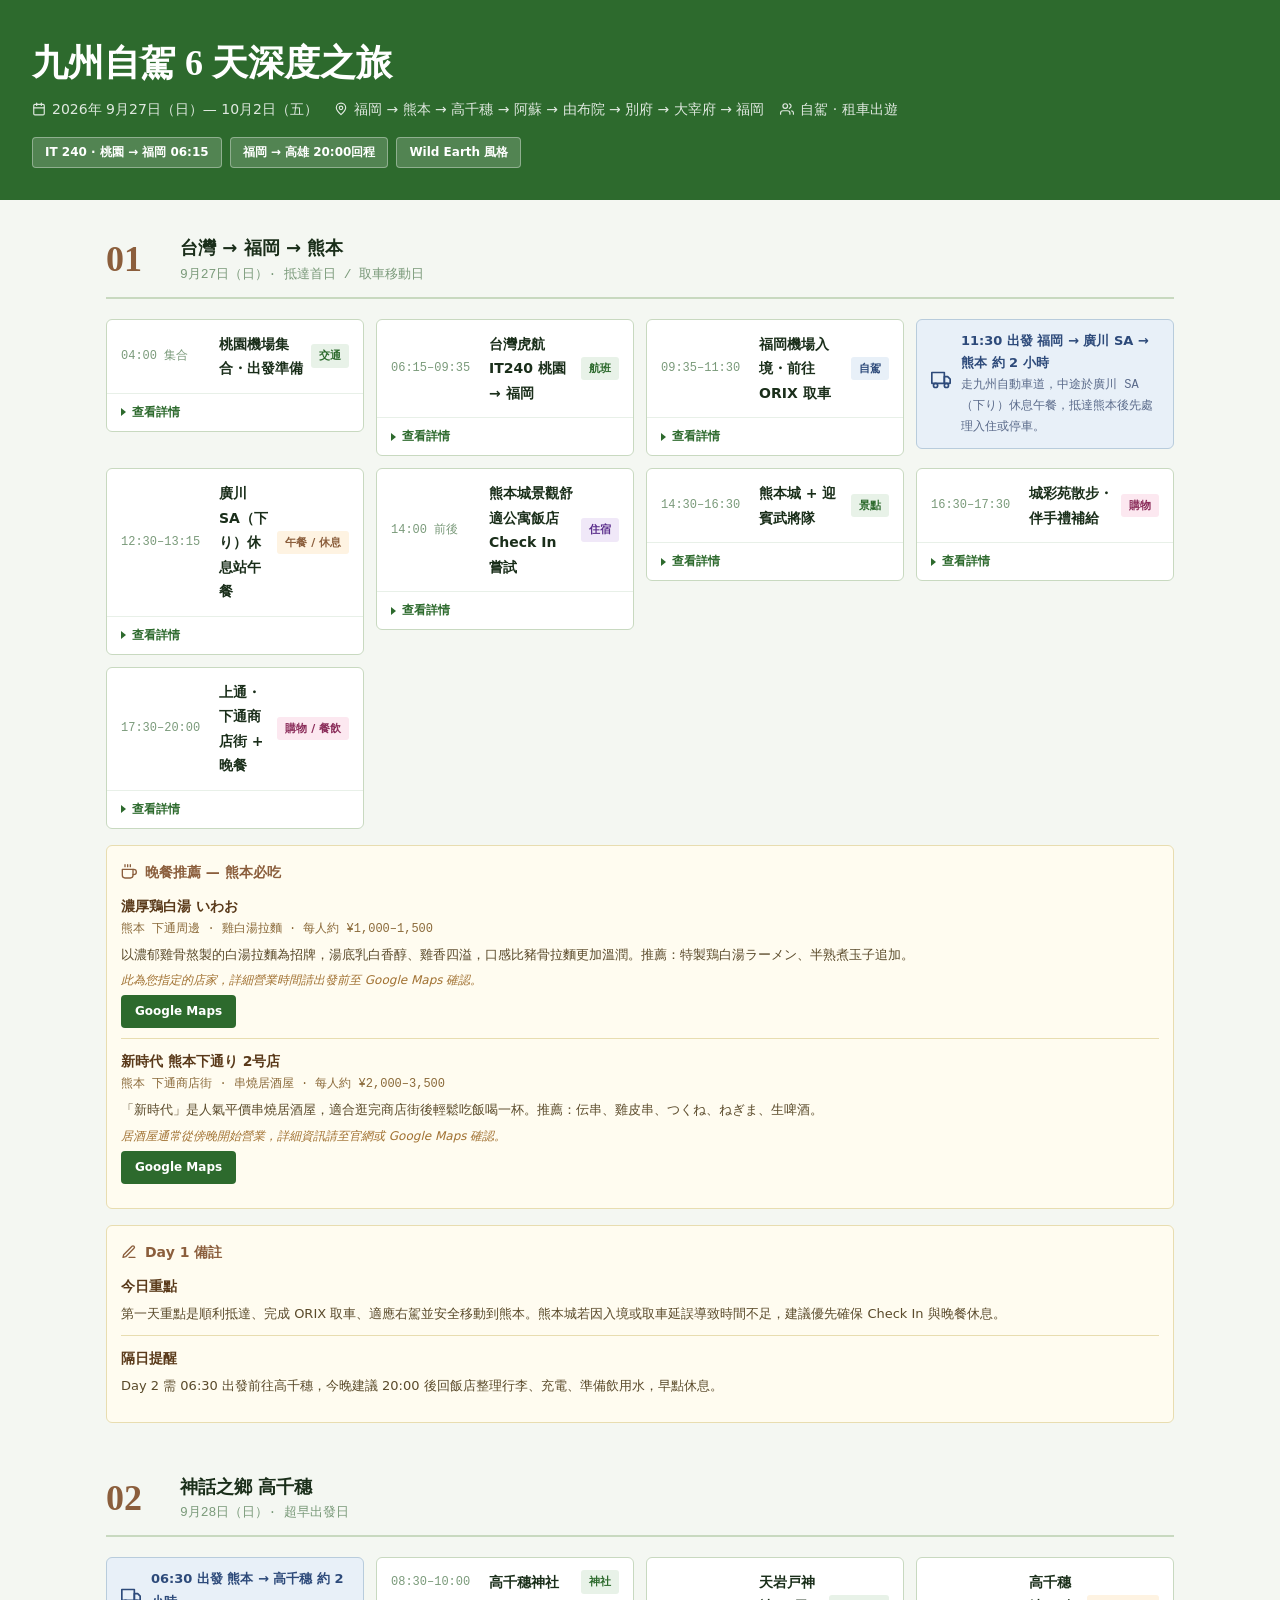
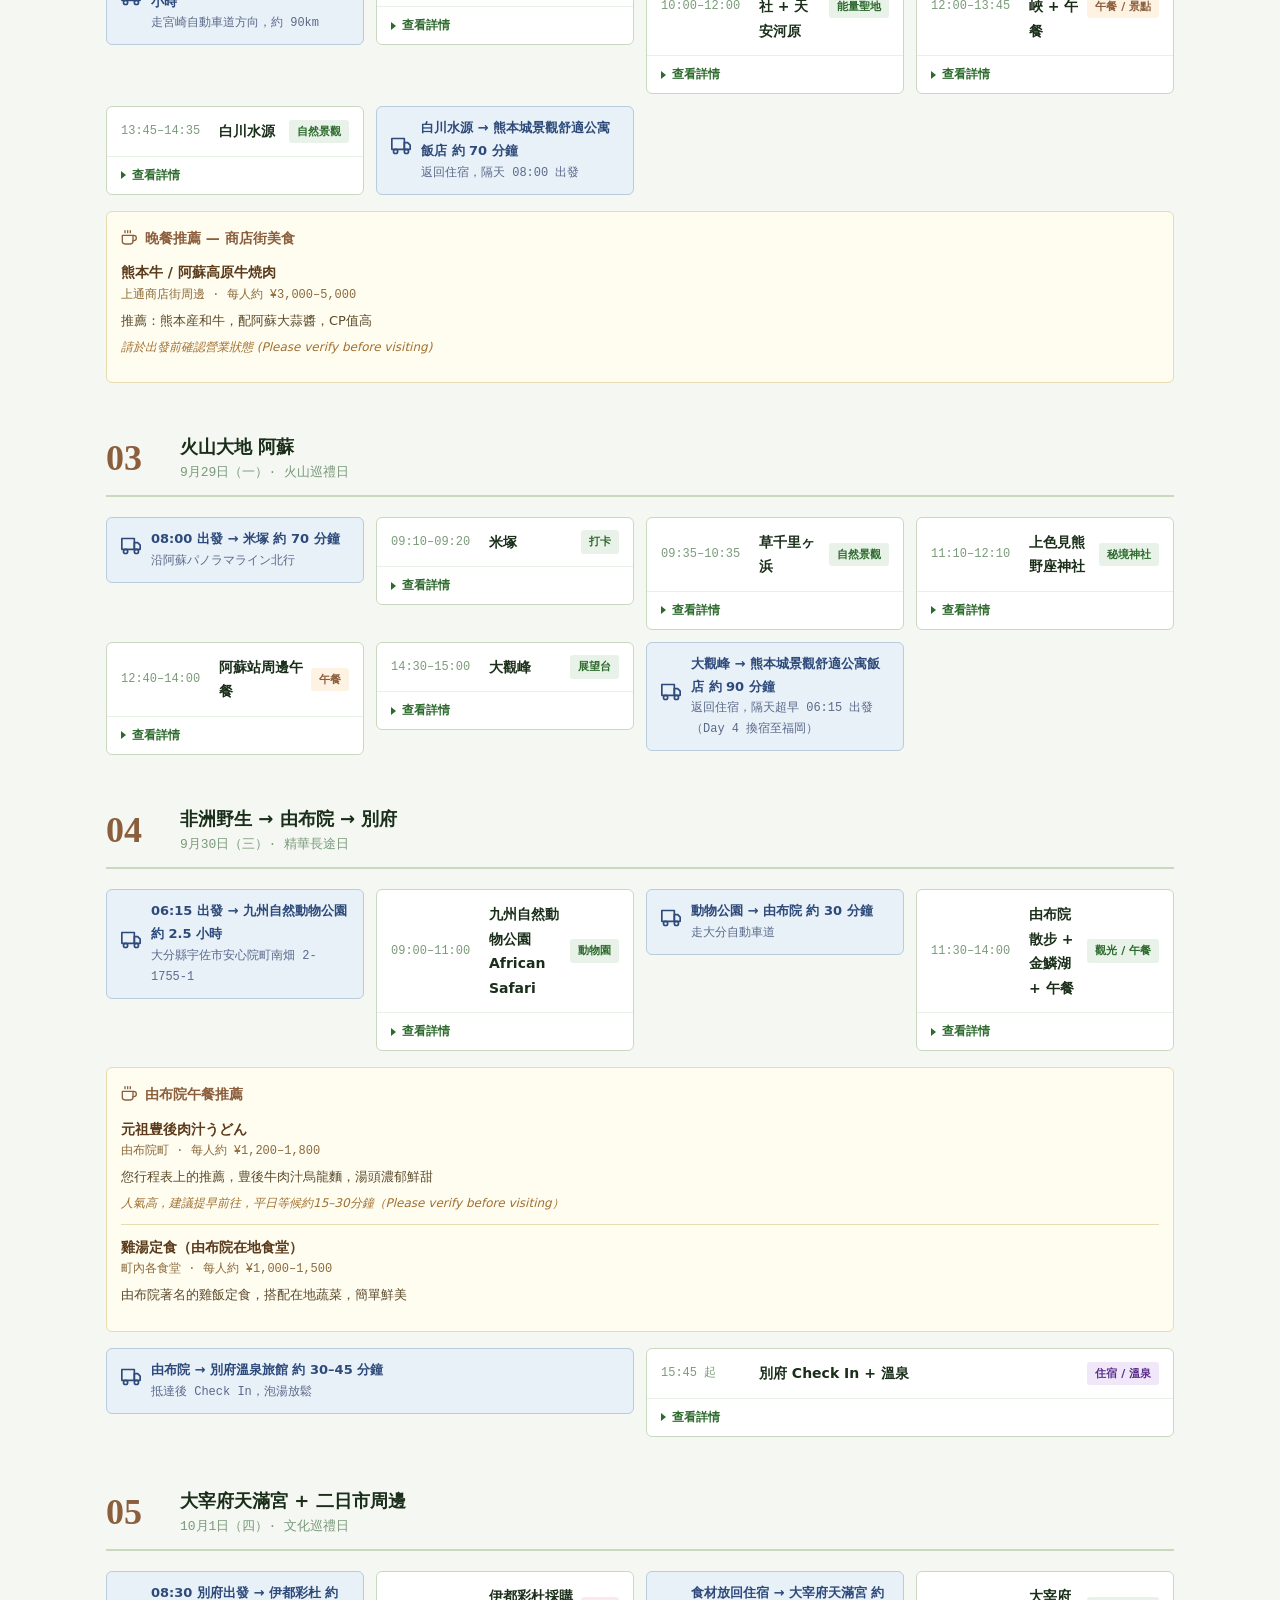
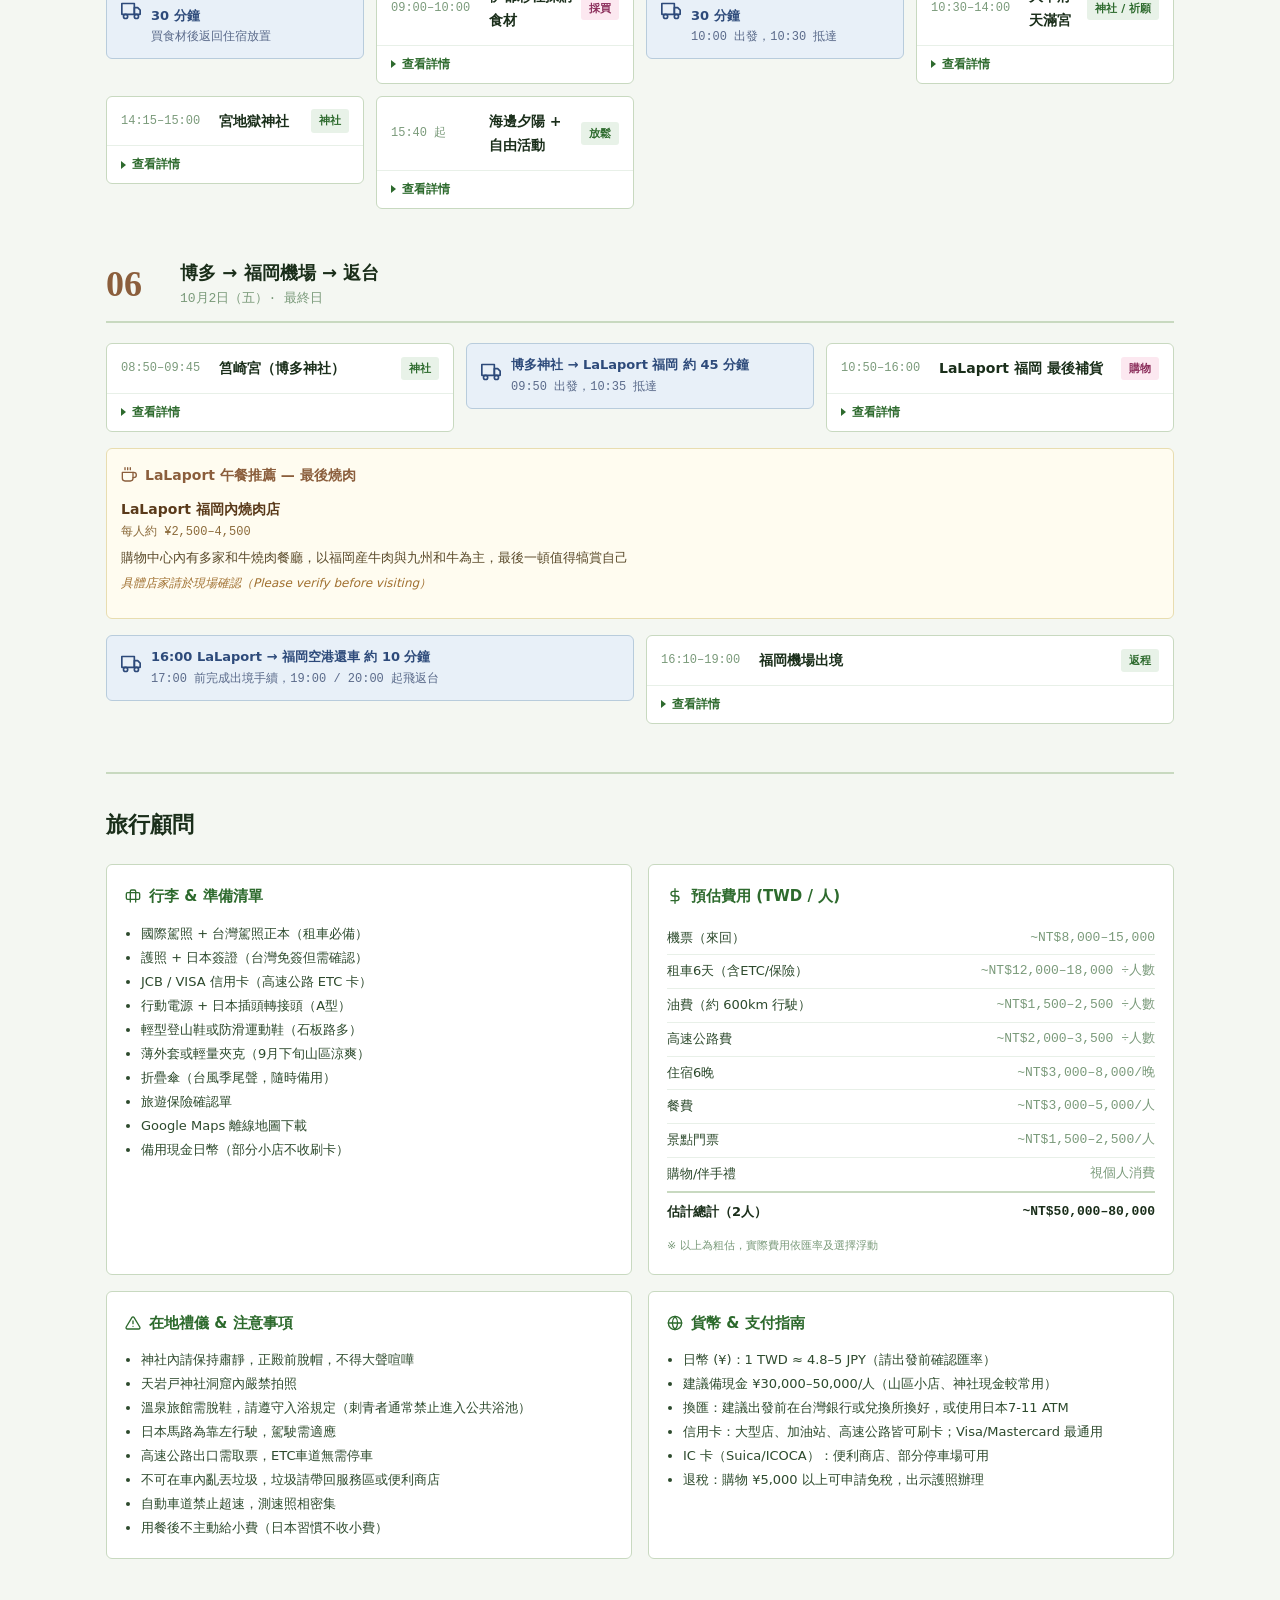
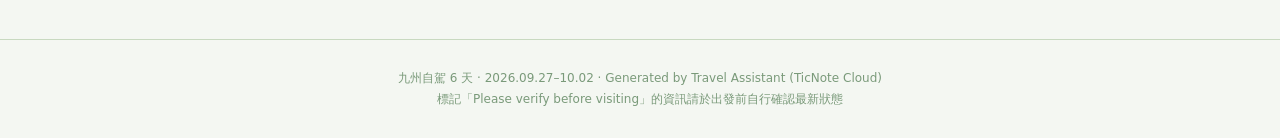
<file: Index.html>
<!DOCTYPE html>
<html lang="zh-TW">
<head>
    <meta charset="UTF-8">
    <meta name="viewport" content="width=device-width, initial-scale=1">
    <title>九州自駕 6 天 — 熊本・高千穗・阿蘇・由布院・別府・福岡</title>
    <style>
        /* ── TicNote Topbar ── */
        :root {
            --ticnote-brand: #26B2BF;
            --ticnote-badge: #79F2F2;
            --ticnote-line: #e5e7eb;
            --ticnote-muted: #64748b;
            --ticnote-text: #0f172a;
        }

        .meta-bar {
            display: flex;
            align-items: center;
            justify-content: space-between;
            gap: 16px;
            padding: 16px 32px;
            border-bottom: 1px solid var(--ticnote-line);
            background: #ffffff !important;
            color: var(--ticnote-text) !important;
            box-sizing: border-box;
        }

        .meta-brand, .meta-right {
            display: flex;
            align-items: center;
            gap: 12px;
            min-width: 0;
        }

        .meta-logo {
            height: 28px;
            width: 28px;
            display: block;
            object-fit: contain;
            flex: 0 0 auto;
        }

        .meta-divider {
            width: 1px;
            height: 18px;
            background: var(--ticnote-line);
            flex: 0 0 auto;
        }

        .meta-tagline {
            font-size: 11px;
            font-weight: 650;
            line-height: 1.2;
            color: var(--ticnote-muted);
            letter-spacing: 0.02em;
            white-space: nowrap;
            overflow: hidden;
            text-overflow: ellipsis;
        }

        .meta-tag {
            display: inline-flex;
            align-items: center;
            min-height: 22px;
            padding: 3px 9px;
            border-radius: 999px;
            background: rgba(121,242,242,0.28);
            color: #057985;
            border: 1px solid rgba(38,178,191,0.28);
            font-size: 10px;
            font-weight: 800;
            line-height: 1;
            text-transform: uppercase;
            letter-spacing: 0.06em;
            white-space: nowrap;
        }

        .meta-date {
            color: var(--ticnote-muted);
            font-size: 12px;
            font-weight: 500;
            white-space: nowrap;
        }

        @media (max-width: 600px) {
            .meta-bar {
                align-items: flex-start;
                flex-direction: column;
                padding: 14px 16px;
            }

            .meta-right {
                width: 100%;
                justify-content: space-between;
            }

            .meta-tagline {
                display: none;
            }

            .meta-date {
                display: none;
            }
        }

        /* ── Wild Earth Style ── */
        *, *::before, *::after {
            box-sizing: border-box;
            margin: 0;
            padding: 0;
        }

        body {
            background: #f4f7f2;
            color: #2d4a2d;
            font-family: system-ui, 'Segoe UI', sans-serif;
            font-size: 15px;
            line-height: 1.75;
        }

        a {
            color: #2d6a2d;
        }

            a:hover {
                color: #8b5e3c;
            }

        /* ── Page Header ── */
        .page-header {
            background: #2d6a2d;
            color: #fff;
            padding: 40px 32px 32px;
        }

            .page-header h1 {
                font-family: Georgia, serif;
                font-size: clamp(22px, 4vw, 36px);
                font-weight: 700;
                line-height: 1.3;
                margin-bottom: 10px;
            }

            .page-header .subtitle {
                font-size: 14px;
                opacity: 0.85;
                display: flex;
                flex-wrap: wrap;
                gap: 16px;
            }

                .page-header .subtitle span {
                    display: flex;
                    align-items: center;
                    gap: 6px;
                }

        .header-meta {
            display: flex;
            flex-wrap: wrap;
            gap: 8px;
            margin-top: 16px;
        }

        .header-badge {
            background: rgba(255,255,255,0.18);
            border: 1px solid rgba(255,255,255,0.35);
            border-radius: 4px;
            padding: 4px 12px;
            font-size: 12px;
            font-weight: 600;
        }

        /* ── Main Layout ── */
        main {
            max-width: 1100px;
            margin: 0 auto;
            padding: 32px 16px;
        }

        /* ── Day Section ── */
        .day-section {
            margin-bottom: 48px;
        }

        .day-title {
            display: flex;
            align-items: center;
            gap: 14px;
            margin-bottom: 20px;
            border-bottom: 2px solid #c8d9c0;
            padding-bottom: 10px;
        }

        .day-num {
            font-family: Georgia, serif;
            font-size: 36px;
            font-weight: 700;
            color: #8b5e3c;
            line-height: 1;
            min-width: 60px;
        }

        .day-info {
            flex: 1;
        }

            .day-info h2 {
                font-size: 18px;
                font-weight: 700;
                color: #1a2e1a;
            }

            .day-info .day-date {
                font-size: 13px;
                color: #7a9a7a;
                font-family: 'Courier New', Consolas, monospace;
            }

        /* ── Activities Grid ── */
        .activities-grid {
            display: grid;
            grid-template-columns: 1fr;
            gap: 12px;
            align-items: start;
        }

        @media (min-width: 640px) {
            .activities-grid {
                grid-template-columns: repeat(auto-fit, minmax(240px, 1fr));
            }
        }

        /* ── Activity Card ── */
        .activity-card {
            background: #ffffff;
            border: 1px solid #c8d9c0;
            border-radius: 6px;
            overflow: hidden;
        }

        .card-summary {
            display: flex;
            align-items: center;
            gap: 8px;
            padding: 12px 14px;
            flex-wrap: wrap;
        }

        .time {
            font-family: 'Courier New', Consolas, monospace;
            font-size: 12px;
            color: #7a9a7a;
            white-space: nowrap;
            min-width: 90px;
        }

        .name {
            font-weight: 700;
            font-size: 14px;
            color: #1a2e1a;
            flex: 1;
        }

        .tag {
            background: #e8f2e8;
            color: #2d6a2d;
            border-radius: 3px;
            padding: 2px 8px;
            font-size: 11px;
            font-weight: 600;
            white-space: nowrap;
        }

            .tag.food {
                background: #fef3e2;
                color: #8b5e3c;
            }

            .tag.drive {
                background: #e8f0f8;
                color: #2d4a7a;
            }

            .tag.hotel {
                background: #f0e8f8;
                color: #5a2d8b;
            }

            .tag.shop {
                background: #fce8f0;
                color: #8b2d5a;
            }

        details.card-details {
            border-top: 1px solid #e8f0e8;
        }

            details.card-details summary {
                padding: 8px 14px;
                font-size: 12px;
                color: #2d6a2d;
                cursor: pointer;
                font-weight: 600;
                list-style: none;
                display: flex;
                align-items: center;
                gap: 6px;
            }

                details.card-details summary::-webkit-details-marker {
                    display: none;
                }

                details.card-details summary::before {
                    content: '';
                    display: inline-block;
                    width: 0;
                    height: 0;
                    border-left: 5px solid #2d6a2d;
                    border-top: 4px solid transparent;
                    border-bottom: 4px solid transparent;
                    transition: transform 0.2s;
                }

            details.card-details[open] summary::before {
                transform: rotate(90deg);
            }

        .details-body {
            padding: 10px 14px 14px;
            display: flex;
            flex-direction: column;
            gap: 6px;
        }

            .details-body p {
                font-size: 13px;
                line-height: 1.65;
                color: #2d4a2d;
            }

            .details-body .label {
                font-weight: 700;
                color: #1a2e1a;
            }

            .details-body .hours, .details-body .price {
                font-family: 'Courier New', Consolas, monospace;
                font-size: 12px;
                color: #7a9a7a;
            }

            .details-body .tip {
                background: #f0f7ee;
                border-left: 3px solid #2d6a2d;
                padding: 6px 10px;
                border-radius: 0 4px 4px 0;
                font-size: 12px;
                color: #2d4a2d;
            }

            .details-body .warning {
                background: #fef8e8;
                border-left: 3px solid #d4a017;
                padding: 6px 10px;
                border-radius: 0 4px 4px 0;
                font-size: 12px;
                color: #6b4c00;
            }

        .booking-btn {
            display: inline-block;
            background: #2d6a2d;
            color: #fff;
            border-radius: 4px;
            padding: 6px 14px;
            font-size: 12px;
            font-weight: 700;
            text-decoration: none;
            margin-top: 4px;
            width: fit-content;
        }

            .booking-btn:hover {
                background: #1a4a1a;
                color: #fff;
            }

        /* ── Drive Card ── */
        .drive-card {
            background: #e8f0f8;
            border: 1px solid #b8ccdc;
            border-radius: 6px;
            padding: 10px 14px;
            display: flex;
            align-items: center;
            gap: 10px;
        }

            .drive-card .drive-icon {
                flex-shrink: 0;
            }

            .drive-card p {
                font-size: 13px;
                color: #2d4a7a;
            }

            .drive-card .drive-time {
                font-family: 'Courier New', Consolas, monospace;
                font-size: 12px;
                color: #5a6a8a;
            }

        /* ── Restaurant Block ── */
        .meal-block {
            background: #fffcf0;
            border: 1px solid #e8ddb0;
            border-radius: 6px;
            padding: 14px;
            margin-top: 16px;
        }

            .meal-block h3 {
                font-size: 14px;
                font-weight: 700;
                color: #8b5e3c;
                margin-bottom: 10px;
                display: flex;
                align-items: center;
                gap: 8px;
            }

        .restaurant-item {
            border-top: 1px solid #e8ddb0;
            padding: 10px 0;
        }

            .restaurant-item:first-of-type {
                border-top: none;
                padding-top: 0;
            }

            .restaurant-item .r-name {
                font-weight: 700;
                font-size: 14px;
                color: #5a3a1a;
            }

            .restaurant-item .r-meta {
                font-size: 12px;
                color: #8b6a3a;
                font-family: 'Courier New', Consolas, monospace;
            }

            .restaurant-item .r-tips {
                font-size: 13px;
                color: #5a4a2a;
                margin-top: 4px;
            }

            .restaurant-item .r-note {
                font-size: 12px;
                color: #a07030;
                font-style: italic;
                margin-top: 4px;
            }

        /* ── Section Divider ── */
        .section-divider {
            border: none;
            border-top: 2px solid #c8d9c0;
            margin: 40px 0 32px;
        }

        /* ── Concierge ── */
        .concierge {
            margin-top: 48px;
            border-top: 2px solid #c8d9c0;
            padding-top: 32px;
        }

            .concierge h2 {
                font-family: Georgia, serif;
                font-size: 22px;
                color: #1a2e1a;
                margin-bottom: 20px;
            }

        .concierge-grid {
            display: grid;
            grid-template-columns: 1fr;
            gap: 16px;
        }

        @media (min-width: 640px) {
            .concierge-grid {
                grid-template-columns: 1fr 1fr;
            }
        }

        .concierge-card {
            background: #ffffff;
            border: 1px solid #c8d9c0;
            border-radius: 6px;
            padding: 18px;
        }

            .concierge-card h3 {
                font-size: 15px;
                font-weight: 700;
                color: #2d6a2d;
                margin-bottom: 12px;
                display: flex;
                align-items: center;
                gap: 8px;
            }

            .concierge-card ul {
                padding-left: 16px;
                font-size: 13px;
                color: #2d4a2d;
                line-height: 1.85;
            }

            .concierge-card table {
                width: 100%;
                font-size: 13px;
                border-collapse: collapse;
            }

                .concierge-card table td {
                    padding: 5px 0;
                    vertical-align: top;
                }

                    .concierge-card table td:first-child {
                        color: #2d4a2d;
                        width: 55%;
                    }

                    .concierge-card table td:last-child {
                        font-family: 'Courier New', Consolas, monospace;
                        color: #7a9a7a;
                        text-align: right;
                    }

                .concierge-card table tr {
                    border-bottom: 1px solid #e8f0e8;
                }

                    .concierge-card table tr:last-child {
                        border-bottom: none;
                    }

        .total-row td {
            font-weight: 700 !important;
            color: #1a2e1a !important;
            padding-top: 8px !important;
            border-top: 2px solid #c8d9c0 !important;
        }

        /* ── Footer ── */
        footer {
            text-align: center;
            padding: 28px 16px;
            font-size: 12px;
            color: #7a9a7a;
            border-top: 1px solid #c8d9c0;
            margin-top: 48px;
        }
    </style>
</head>
<body>

    <!-- Page Header -->
    <div class="page-header">
        <h1>九州自駕 6 天深度之旅</h1>
        <div class="subtitle">
            <span>
                <svg width="14" height="14" viewBox="0 0 24 24" fill="none" stroke="currentColor" stroke-width="2" stroke-linecap="round" stroke-linejoin="round"><rect x="3" y="4" width="18" height="18" rx="2" /><line x1="16" y1="2" x2="16" y2="6" /><line x1="8" y1="2" x2="8" y2="6" /><line x1="3" y1="10" x2="21" y2="10" /></svg>
                2026年 9月27日（日）— 10月2日（五）
            </span>
            <span>
                <svg width="14" height="14" viewBox="0 0 24 24" fill="none" stroke="currentColor" stroke-width="2" stroke-linecap="round" stroke-linejoin="round"><circle cx="12" cy="10" r="3" /><path d="M12 21.7C17.3 17 20 13 20 10a8 8 0 1 0-16 0c0 3 2.7 7 8 11.7z" /></svg>
                福岡 → 熊本 → 高千穗 → 阿蘇 → 由布院 → 別府 → 大宰府 → 福岡
            </span>
            <span>
                <svg width="14" height="14" viewBox="0 0 24 24" fill="none" stroke="currentColor" stroke-width="2" stroke-linecap="round" stroke-linejoin="round"><path d="M17 21v-2a4 4 0 0 0-4-4H5a4 4 0 0 0-4 4v2" /><circle cx="9" cy="7" r="4" /><path d="M23 21v-2a4 4 0 0 0-3-3.87" /><path d="M16 3.13a4 4 0 0 1 0 7.75" /></svg>
                自駕 · 租車出遊
            </span>
        </div>
        <div class="header-meta">
            <span class="header-badge">IT 240 · 桃園 → 福岡 06:15</span>
            <span class="header-badge">福岡 → 高雄 20:00回程</span>
            <span class="header-badge">Wild Earth 風格</span>
        </div>
    </div>

    <main>

        <!-- ═══════════════════════════════ DAY 1 ═══════════════════════════════ -->
        <section class="day-section">
            <div class="day-title">
                <div class="day-num">01</div>
                <div class="day-info">
                    <h2>台灣 → 福岡 → 熊本</h2>
                    <div class="day-date">9月27日（日）· 抵達首日 / 取車移動日</div>
                </div>
            </div>

            <div class="activities-grid">
                <article class="activity-card">
                    <div class="card-summary">
                        <span class="time">04:00 集合</span>
                        <span class="name">桃園機場集合・出發準備</span>
                        <span class="tag">交通</span>
                    </div>
                    <details class="card-details">
                        <summary>查看詳情</summary>
                        <div class="details-body">
                            <p><span class="label">地點：</span>桃園國際機場</p>
                            <p><span class="label">提醒：</span>虎航為早班機，建議務必預留報到、託運、安檢與出境時間。</p>
                            <p class="tip">出門前確認護照、機票、國際駕照、台灣駕照正本、信用卡、eSIM / WiFi、行動電源。</p>
                        </div>
                    </details>
                </article>

                <article class="activity-card">
                    <div class="card-summary">
                        <span class="time">06:15–09:35</span>
                        <span class="name">台灣虎航 IT240 桃園 → 福岡</span>
                        <span class="tag">航班</span>
                    </div>
                    <details class="card-details">
                        <summary>查看詳情</summary>
                        <div class="details-body">
                            <p><span class="label">航班：</span>IT 240</p>
                            <p><span class="label">航空公司：</span>台灣虎航（Tigerair Taiwan）</p>
                            <p><span class="label">起飛：</span>06:15 桃園國際機場</p>
                            <p><span class="label">抵達：</span>09:35 福岡機場</p>
                            <p class="tip">飛行時間約 2.5 小時。抵達後先入境、領行李，再前往租車店鋪。</p>
                        </div>
                    </details>
                </article>

                <article class="activity-card">
                    <div class="card-summary">
                        <span class="time">09:35–11:30</span>
                        <span class="name">福岡機場入境・前往 ORIX 取車</span>
                        <span class="tag drive">自駕</span>
                    </div>
                    <details class="card-details">
                        <summary>查看詳情</summary>
                        <div class="details-body">
                            <p><span class="label">流程：</span>入境審查 → 領行李 → 海關申報 → 前往 ORIX 租車店鋪辦理取車。</p>
                            <p><span class="label">租車公司：</span>ORIX Rent a Car</p>
                            <p><span class="label">取車店鋪：</span>福岡機場航廈東店</p>
                            <p><span class="label">電話：</span><a href="tel:0926924010">092-692-4010</a></p>
                            <p><span class="label">預約取車時間：</span>2026/09/27（日）11:30</p>
                            <p><span class="label">預約還車時間：</span>2026/10/02（五）16:00</p>
                            <a class="booking-btn" href="https://www.google.com/maps/search/?api=1&query=ORIX%20Rent%20a%20Car%20福岡機場航廈東店" target="_blank">Google Maps</a>
                            <p class="tip">取車時確認 ETC 卡、保險內容、車身刮傷、油量、導航設定與還車方式。</p>
                            <p class="warning">日本為右駕，剛出發時先慢慢適應。請確認已備好國際駕照 + 台灣駕照正本。</p>
                        </div>
                    </details>
                </article>

                <div class="drive-card">
                    <div class="drive-icon">
                        <svg width="20" height="20" viewBox="0 0 24 24" fill="none" stroke="#2d4a7a" stroke-width="2" stroke-linecap="round" stroke-linejoin="round"><rect x="1" y="3" width="15" height="13" /><polygon points="16 8 20 8 23 11 23 16 16 16 16 8" /><circle cx="5.5" cy="18.5" r="2.5" /><circle cx="18.5" cy="18.5" r="2.5" /></svg>
                    </div>
                    <div>
                        <p style="font-weight:700">11:30 出發 福岡 → 廣川 SA → 熊本 約 2 小時</p>
                        <p class="drive-time">走九州自動車道，中途於廣川 SA（下り）休息午餐，抵達熊本後先處理入住或停車。</p>
                    </div>
                </div>

                <article class="activity-card">
                    <div class="card-summary">
                        <span class="time">12:30–13:15</span>
                        <span class="name">廣川 SA（下り）休息站午餐</span>
                        <span class="tag food">午餐 / 休息</span>
                    </div>
                    <details class="card-details">
                        <summary>查看詳情</summary>
                        <div class="details-body">
                            <p><span class="label">位置：</span>九州自動車道 廣川 SA（下り）· 福岡県八女郡広川町</p>
                            <p>高速公路服務區，適合第一天剛開始自駕時休息、用餐、補水與上廁所。</p>
                            <p><span class="label">餐點候選：</span>拉麵、烏龍麵、定食、咖哩飯、炸雞、便利商店輕食。</p>
                            <p class="tip">第一天以適應日本右駕為主，不建議把行程排太緊。</p>
                            <a class="booking-btn" href="https://www.google.com/maps/search/?api=1&query=広川サービスエリア%20下り" target="_blank">Google Maps</a>
                        </div>
                    </details>
                </article>

                <article class="activity-card">
                    <div class="card-summary">
                        <span class="time">14:00 前後</span>
                        <span class="name">熊本城景觀舒適公寓飯店 Check In 嘗試</span>
                        <span class="tag hotel">住宿</span>
                    </div>
                    <details class="card-details">
                        <summary>查看詳情</summary>
                        <div class="details-body">
                            <p><span class="label">住宿：</span>熊本城景觀舒適公寓飯店</p>
                            <p><span class="label">住宿期間：</span>9/27、9/28、9/29，共 3 晚</p>
                            <p>抵達熊本後先嘗試 Check In 或確認寄放行李方式。</p>
                            <p class="tip">若可提早入住，先放行李再前往熊本城；若尚未開放入住，可先寄放行李或暫放車內。</p>
                        </div>
                    </details>
                </article>

                <article class="activity-card">
                    <div class="card-summary">
                        <span class="time">14:30–16:30</span>
                        <span class="name">熊本城 + 迎賓武將隊</span>
                        <span class="tag">景點</span>
                    </div>
                    <details class="card-details">
                        <summary>查看詳情</summary>
                        <div class="details-body">
                            <p class="hours">開放時間：09:00–17:00（最終入場 16:00）</p>
                            <p><span class="label">門票：</span>成人 ¥800／中學生 ¥300／小學生 ¥200</p>
                            <p><span class="label">地址：</span>熊本市中央区本丸1-1</p>
                            <p><span class="label">官網：</span><a href="https://kumamoto-castle.jp" target="_blank">kumamoto-castle.jp</a></p>
                            <p>日本三大名城之一。2016 年熊本地震後持續修復中，目前天守閣已重新開放。</p>
                            <p><span class="label">參觀重點：</span>天守閣、本丸御殿周邊、熊本城修復展示、加藤神社、城郭景觀。</p>
                            <p class="tip"><span class="label">迎賓武將隊：</span>若當日有熊本城おもてなし武将隊，可安排觀看、互動與合照。詳情：<a href="https://kumamoto-omotenashi.com/schedule/" target="_blank">kumamoto-omotenashi.com/schedule</a></p>
                            <p class="warning">16:00 為最終入場，若取車或路程延誤，熊本城行程需優先確認入場時間。</p>
                            <a class="booking-btn" href="https://www.google.com/maps/search/?api=1&query=熊本城" target="_blank">Google Maps</a>
                        </div>
                    </details>
                </article>

                <article class="activity-card">
                    <div class="card-summary">
                        <span class="time">16:30–17:30</span>
                        <span class="name">城彩苑散步・伴手禮補給</span>
                        <span class="tag shop">購物</span>
                    </div>
                    <details class="card-details">
                        <summary>查看詳情</summary>
                        <div class="details-body">
                            <p>城彩苑位於熊本城旁，是結合餐飲、土產與歷史文化體驗的觀光設施。</p>
                            <p><span class="label">推薦：</span>熊本熊周邊商品、熊本限定伴手禮、馬肉相關商品、地方特色點心。</p>
                            <p class="tip">適合第一天先買少量伴手禮，也可以邊走邊休息。</p>
                            <a class="booking-btn" href="https://www.google.com/maps/search/?api=1&query=桜の馬場%20城彩苑" target="_blank">Google Maps</a>
                        </div>
                    </details>
                </article>

                <article class="activity-card">
                    <div class="card-summary">
                        <span class="time">17:30–20:00</span>
                        <span class="name">上通・下通商店街 + 晚餐</span>
                        <span class="tag shop">購物 / 餐飲</span>
                    </div>
                    <details class="card-details">
                        <summary>查看詳情</summary>
                        <div class="details-body">
                            <p>熊本最熱鬧的拱廊商店街，全長超過 1 公里，適合晚餐、藥妝、便利商店補給與自由購物。</p>
                            <p><span class="label">可安排：</span>上通、下通、藥妝店、唐吉訶德、甜點店巡禮。</p>
                            <p class="tip">隔天 Day 2 需要 06:30 出發前往高千穗，建議不要太晚回飯店。</p>
                            <a class="booking-btn" href="https://www.google.com/maps/search/?api=1&query=熊本%20下通商店街" target="_blank">Google Maps</a>
                        </div>
                    </details>
                </article>
            </div>

            <div class="meal-block">
                <h3>
                    <svg width="16" height="16" viewBox="0 0 24 24" fill="none" stroke="#8b5e3c" stroke-width="2" stroke-linecap="round" stroke-linejoin="round"><path d="M18 8h1a4 4 0 0 1 0 8h-1" /><path d="M2 8h16v9a4 4 0 0 1-4 4H6a4 4 0 0 1-4-4V8z" /><line x1="6" y1="1" x2="6" y2="4" /><line x1="10" y1="1" x2="10" y2="4" /><line x1="14" y1="1" x2="14" y2="4" /></svg>
                    晚餐推薦 — 熊本必吃
                </h3>
                <div class="restaurant-item">
                    <div class="r-name">濃厚鶏白湯 いわお</div>
                    <div class="r-meta">熊本 下通周邊 · 雞白湯拉麵 · 每人約 ¥1,000–1,500</div>
                    <div class="r-tips">以濃郁雞骨熬製的白湯拉麵為招牌，湯底乳白香醇、雞香四溢，口感比豬骨拉麵更加溫潤。推薦：特製鶏白湯ラーメン、半熟煮玉子追加。</div>
                    <div class="r-note">此為您指定的店家，詳細營業時間請出發前至 Google Maps 確認。</div>
                    <a class="booking-btn" href="https://www.google.com/maps/search/?api=1&query=濃厚鶏白湯%20いわお%20熊本" target="_blank">Google Maps</a>
                </div>
                <div class="restaurant-item">
                    <div class="r-name">新時代 熊本下通り 2号店</div>
                    <div class="r-meta">熊本 下通商店街 · 串燒居酒屋 · 每人約 ¥2,000–3,500</div>
                    <div class="r-tips">「新時代」是人氣平價串燒居酒屋，適合逛完商店街後輕鬆吃飯喝一杯。推薦：伝串、雞皮串、つくね、ねぎま、生啤酒。</div>
                    <div class="r-note">居酒屋通常從傍晚開始營業，詳細資訊請至官網或 Google Maps 確認。</div>
                    <a class="booking-btn" href="https://www.google.com/maps/search/?api=1&query=新時代%20熊本下通り%202号店" target="_blank">Google Maps</a>
                </div>
            </div>

            <div class="meal-block">
                <h3>
                    <svg width="16" height="16" viewBox="0 0 24 24" fill="none" stroke="#8b5e3c" stroke-width="2" stroke-linecap="round" stroke-linejoin="round"><path d="M12 20h9" /><path d="M16.5 3.5a2.1 2.1 0 0 1 3 3L7 19l-4 1 1-4Z" /></svg>
                    Day 1 備註
                </h3>
                <div class="restaurant-item">
                    <div class="r-name">今日重點</div>
                    <div class="r-tips">第一天重點是順利抵達、完成 ORIX 取車、適應右駕並安全移動到熊本。熊本城若因入境或取車延誤導致時間不足，建議優先確保 Check In 與晚餐休息。</div>
                </div>
                <div class="restaurant-item">
                    <div class="r-name">隔日提醒</div>
                    <div class="r-tips">Day 2 需 06:30 出發前往高千穗，今晚建議 20:00 後回飯店整理行李、充電、準備飲用水，早點休息。</div>
                </div>
            </div>
        </section>


        <!-- ═══════════════════════════════ DAY 2 ═══════════════════════════════ -->
        <section class="day-section">
            <div class="day-title">
                <div class="day-num">02</div>
                <div class="day-info">
                    <h2>神話之鄉 高千穗</h2>
                    <div class="day-date">9月28日（日）· 超早出發日</div>
                </div>
            </div>

            <div class="activities-grid">
                <div class="drive-card">
                    <div class="drive-icon">
                        <svg width="20" height="20" viewBox="0 0 24 24" fill="none" stroke="#2d4a7a" stroke-width="2" stroke-linecap="round" stroke-linejoin="round"><rect x="1" y="3" width="15" height="13" /><polygon points="16 8 20 8 23 11 23 16 16 16 16 8" /><circle cx="5.5" cy="18.5" r="2.5" /><circle cx="18.5" cy="18.5" r="2.5" /></svg>
                    </div>
                    <div>
                        <p style="font-weight:700">06:30 出發 熊本 → 高千穗 約 2 小時</p>
                        <p class="drive-time">走宮崎自動車道方向，約 90km</p>
                    </div>
                </div>

                <article class="activity-card">
                    <div class="card-summary">
                        <span class="time">08:30–10:00</span>
                        <span class="name">高千穗神社</span>
                        <span class="tag">神社</span>
                    </div>
                    <details class="card-details">
                        <summary>查看詳情</summary>
                        <div class="details-body">
                            <p class="hours">開放時間：全年無休 · 參拜自由</p>
                            <p><span class="label">門票：</span>免費（夜神樂表演 ¥1,000）</p>
                            <p>建立約1,900年前的古社，高千穗八十八社總社。境內有樹齢800年的「秩父杉」和帶來良緣的「夫婦杉」。每晚神樂殿都有高千穗神樂表演</p>
                            <p class="tip">「夫婦杉」據說兩人牽手繞樹一圈可祈求良緣，別忘了繞！</p>
                        </div>
                    </details>
                </article>

                <article class="activity-card">
                    <div class="card-summary">
                        <span class="time">10:00–12:00</span>
                        <span class="name">天岩戸神社 + 天安河原</span>
                        <span class="tag">能量聖地</span>
                    </div>
                    <details class="card-details">
                        <summary>查看詳情</summary>
                        <div class="details-body">
                            <p class="hours">開放時間：08:30–17:30 · 全年無休</p>
                            <p><span class="label">門票：</span>免費</p>
                            <p><span class="label">地址：</span>宮崎県西臼杵郡高千穗町岩戸1073-1</p>
                            <p><span class="label">電話：</span>0982-74-8239</p>
                            <p><span class="label">官網：</span><a href="http://amanoiwato-jinja.jp" target="_blank">amanoiwato-jinja.jp</a></p>
                            <p>供奉天照大神的古社，分西本宮與東本宮。西本宮的洞窟為天照大神藏身之處（御神體）。附近的天安河原是八百萬神明聚集商議的大洞窟</p>
                            <p class="tip">在天安河原堆積石塔許願是傳統習俗，充滿神秘氣息；9月底有秋祭，可能碰上「天岩戸神樂」表演</p>
                            <div class="venue-notice" style="background:#f0f7ee;border-left:3px solid #2d6a2d;padding:8px 10px;border-radius:0 4px 4px 0;margin-top:6px;">
                                <p style="font-size:12px;font-weight:700;color:#1a2e1a;margin-bottom:4px;">參拜注意事項</p>
                                <p style="font-size:12px;color:#2d4a2d;">・洞窟內禁止拍照<br>・請保持肅靜，勿大聲喧嘩<br>・天安河原步行約10分鐘，請穿防滑鞋</p>
                            </div>
                        </div>
                    </details>
                </article>

                <article class="activity-card">
                    <div class="card-summary">
                        <span class="time">12:00–13:45</span>
                        <span class="name">高千穗峽 + 午餐</span>
                        <span class="tag food">午餐 / 景點</span>
                    </div>
                    <details class="card-details">
                        <summary>查看詳情</summary>
                        <div class="details-body">
                            <p>高千穗峽可乘小船欣賞真名井瀑布，是九州著名峽谷景觀</p>
                            <p class="tip">若時間允許建議划船遊覽（約30分鐘，請提前排隊租船）</p>
                            <p>峽谷附近有多家食堂，可品嘗在地定食料理</p>
                        </div>
                    </details>
                </article>

                <article class="activity-card">
                    <div class="card-summary">
                        <span class="time">13:45–14:35</span>
                        <span class="name">白川水源</span>
                        <span class="tag">自然景觀</span>
                    </div>
                    <details class="card-details">
                        <summary>查看詳情</summary>
                        <div class="details-body">
                            <p class="hours">開放時間：約 08:30–17:00</p>
                            <p><span class="label">地點：</span>阿蘇郡南阿蘇村白川</p>
                            <p>每分鐘湧出60噸以上的清澈湧泉，是日本名水百選之一。泉水清澈見底，藍色砂石隨水波搖曳，絕景！</p>
                            <p class="tip">可購買白川水源的礦泉水（附近販賣）帶回品嘗，也可用容器現場取水</p>
                            <p class="warning">停留約45分鐘，注意返回行程時間</p>
                        </div>
                    </details>
                </article>

                <div class="drive-card">
                    <div class="drive-icon">
                        <svg width="20" height="20" viewBox="0 0 24 24" fill="none" stroke="#2d4a7a" stroke-width="2" stroke-linecap="round" stroke-linejoin="round"><rect x="1" y="3" width="15" height="13" /><polygon points="16 8 20 8 23 11 23 16 16 16 16 8" /><circle cx="5.5" cy="18.5" r="2.5" /><circle cx="18.5" cy="18.5" r="2.5" /></svg>
                    </div>
                    <div>
                        <p style="font-weight:700">白川水源 → 熊本城景觀舒適公寓飯店 約 70 分鐘</p>
                        <p class="drive-time">返回住宿，隔天 08:00 出發</p>
                    </div>
                </div>
            </div>

            <div class="meal-block">
                <h3>
                    <svg width="16" height="16" viewBox="0 0 24 24" fill="none" stroke="#8b5e3c" stroke-width="2" stroke-linecap="round" stroke-linejoin="round"><path d="M18 8h1a4 4 0 0 1 0 8h-1" /><path d="M2 8h16v9a4 4 0 0 1-4 4H6a4 4 0 0 1-4-4V8z" /><line x1="6" y1="1" x2="6" y2="4" /><line x1="10" y1="1" x2="10" y2="4" /><line x1="14" y1="1" x2="14" y2="4" /></svg>
                    晚餐推薦 — 商店街美食
                </h3>
                <div class="restaurant-item">
                    <div class="r-name">熊本牛 / 阿蘇高原牛焼肉</div>
                    <div class="r-meta">上通商店街周邊 · 每人約 ¥3,000–5,000</div>
                    <div class="r-tips">推薦：熊本産和牛，配阿蘇大蒜醬，CP值高</div>
                    <div class="r-note">請於出發前確認營業狀態 (Please verify before visiting)</div>
                </div>
            </div>
        </section>

        <!-- ═══════════════════════════════ DAY 3 ═══════════════════════════════ -->
        <section class="day-section">
            <div class="day-title">
                <div class="day-num">03</div>
                <div class="day-info">
                    <h2>火山大地 阿蘇</h2>
                    <div class="day-date">9月29日（一）· 火山巡禮日</div>
                </div>
            </div>

            <div class="activities-grid">
                <div class="drive-card">
                    <div class="drive-icon">
                        <svg width="20" height="20" viewBox="0 0 24 24" fill="none" stroke="#2d4a7a" stroke-width="2" stroke-linecap="round" stroke-linejoin="round"><rect x="1" y="3" width="15" height="13" /><polygon points="16 8 20 8 23 11 23 16 16 16 16 8" /><circle cx="5.5" cy="18.5" r="2.5" /><circle cx="18.5" cy="18.5" r="2.5" /></svg>
                    </div>
                    <div>
                        <p style="font-weight:700">08:00 出發 → 米塚 約 70 分鐘</p>
                        <p class="drive-time">沿阿蘇パノラマライン北行</p>
                    </div>
                </div>

                <article class="activity-card">
                    <div class="card-summary">
                        <span class="time">09:10–09:20</span>
                        <span class="name">米塚</span>
                        <span class="tag">打卡</span>
                    </div>
                    <details class="card-details">
                        <summary>查看詳情</summary>
                        <div class="details-body">
                            <p>圓錐形的休火山，形如一堆白米，傳說為建磐龍命供奉神明的米堆化成。路邊停車眺望拍照即可</p>
                            <p class="tip">9月底草原轉黃，景色特別迷人，是少見的壯觀地形</p>
                            <p class="warning">禁止入內攀登</p>
                        </div>
                    </details>
                </article>

                <article class="activity-card">
                    <div class="card-summary">
                        <span class="time">09:35–10:35</span>
                        <span class="name">草千里ヶ浜</span>
                        <span class="tag">自然景觀</span>
                    </div>
                    <details class="card-details">
                        <summary>查看詳情</summary>
                        <div class="details-body">
                            <p class="hours">全天開放 · 停車場收費</p>
                            <p><span class="label">地點：</span>阿蘇市草千里浜</p>
                            <p>直徑約1公里的草原，中央有兩座圓形小湖，馬匹在草原上自由漫步，煙霧繚繞的中岳火口就在近前，充滿壓迫感的壯觀美景</p>
                            <p class="tip">可在此乘馬體驗（現場詢問），約 ¥1,500–2,000/人。阿蘇中岳登山道開閉受火山活動影響，請現場查詢是否開放</p>
                        </div>
                    </details>
                </article>

                <article class="activity-card">
                    <div class="card-summary">
                        <span class="time">11:10–12:10</span>
                        <span class="name">上色見熊野座神社</span>
                        <span class="tag">秘境神社</span>
                    </div>
                    <details class="card-details">
                        <summary>查看詳情</summary>
                        <div class="details-body">
                            <p class="hours">開放時間：全年無休 · 參拜自由</p>
                            <p><span class="label">門票：</span>免費</p>
                            <p><span class="label">地址：</span>阿蘇郡高森町色見2619</p>
                            <p>約100級苔蘚覆蓋的石燈籠參道，形成神秘的綠色隧道。電影《螢火蟲之墓》取景地之一，被譽為熊本最神秘的能量景點</p>
                            <p class="tip">傍晚前往最為夢幻，陽光穿透杉林形成光柱。9月氣溫涼爽，適合徒步</p>
                            <div style="background:#f0f7ee;border-left:3px solid #2d6a2d;padding:8px 10px;border-radius:0 4px 4px 0;margin-top:6px;">
                                <p style="font-size:12px;color:#2d4a2d;">穿著建議：請穿防滑運動鞋，參道為濕滑石板</p>
                            </div>
                        </div>
                    </details>
                </article>

                <article class="activity-card">
                    <div class="card-summary">
                        <span class="time">12:40–14:00</span>
                        <span class="name">阿蘇站周邊午餐</span>
                        <span class="tag food">午餐</span>
                    </div>
                    <details class="card-details">
                        <summary>查看詳情</summary>
                        <div class="details-body">
                            <p>阿蘇站附近有多家定食・咖哩餐廳</p>
                            <p class="tip">推薦：阿蘇牛咖哩飯、在地蔬菜定食。阿蘇牛品質極佳，可購買當地漢堡排便當</p>
                            <p class="warning">週一部分店家可能公休，請提前確認</p>
                        </div>
                    </details>
                </article>

                <article class="activity-card">
                    <div class="card-summary">
                        <span class="time">14:30–15:00</span>
                        <span class="name">大觀峰</span>
                        <span class="tag">展望台</span>
                    </div>
                    <details class="card-details">
                        <summary>查看詳情</summary>
                        <div class="details-body">
                            <p class="hours">全天開放 · 停車場免費</p>
                            <p><span class="label">海拔：</span>936公尺</p>
                            <p>阿蘇外輪山最北端的展望台，可360度俯瞰阿蘇五岳和外輪山全景。秋天偶爾可見雲海從山谷間升起，是九州最壯觀的展望地點之一</p>
                            <p class="tip">傍晚前後光線最美，9月29日約18:00日落，建議把握時間</p>
                        </div>
                    </details>
                </article>

                <div class="drive-card">
                    <div class="drive-icon">
                        <svg width="20" height="20" viewBox="0 0 24 24" fill="none" stroke="#2d4a7a" stroke-width="2" stroke-linecap="round" stroke-linejoin="round"><rect x="1" y="3" width="15" height="13" /><polygon points="16 8 20 8 23 11 23 16 16 16 16 8" /><circle cx="5.5" cy="18.5" r="2.5" /><circle cx="18.5" cy="18.5" r="2.5" /></svg>
                    </div>
                    <div>
                        <p style="font-weight:700">大觀峰 → 熊本城景觀舒適公寓飯店 約 90 分鐘</p>
                        <p class="drive-time">返回住宿，隔天超早 06:15 出發（Day 4 換宿至福岡）</p>
                    </div>
                </div>
            </div>
        </section>

        <!-- ═══════════════════════════════ DAY 4 ═══════════════════════════════ -->
        <section class="day-section">
            <div class="day-title">
                <div class="day-num">04</div>
                <div class="day-info">
                    <h2>非洲野生 → 由布院 → 別府</h2>
                    <div class="day-date">9月30日（三）· 精華長途日</div>
                </div>
            </div>

            <div class="activities-grid">
                <div class="drive-card">
                    <div class="drive-icon">
                        <svg width="20" height="20" viewBox="0 0 24 24" fill="none" stroke="#2d4a7a" stroke-width="2" stroke-linecap="round" stroke-linejoin="round"><rect x="1" y="3" width="15" height="13" /><polygon points="16 8 20 8 23 11 23 16 16 16 16 8" /><circle cx="5.5" cy="18.5" r="2.5" /><circle cx="18.5" cy="18.5" r="2.5" /></svg>
                    </div>
                    <div>
                        <p style="font-weight:700">06:15 出發 → 九州自然動物公園 約 2.5 小時</p>
                        <p class="drive-time">大分縣宇佐市安心院町南畑 2-1755-1</p>
                    </div>
                </div>

                <article class="activity-card">
                    <div class="card-summary">
                        <span class="time">09:00–11:00</span>
                        <span class="name">九州自然動物公園 African Safari</span>
                        <span class="tag">動物園</span>
                    </div>
                    <details class="card-details">
                        <summary>查看詳情</summary>
                        <div class="details-body">
                            <p class="hours">開放時間：09:00–17:00</p>
                            <p><span class="label">門票：</span>高中生以上 ¥2,300（自駕入場）</p>
                            <p><span class="label">地址：</span>大分県宇佐市安心院町南畑 2-1755-1</p>
                            <p><span class="label">官網：</span><a href="http://www.africansafari.co.jp" target="_blank">africansafari.co.jp</a></p>
                            <p>約115萬平方公尺的放養式動物園，可見獅子、老虎、長頸鹿、象、豹等70種1,400隻動物。開車穿越動物區，動物可能靠近車窗！</p>
                            <p class="tip">「叢林巴士（ジャングルバス）」需提前預約（官網購票），可對動物投食，體驗極為特別</p>
                            <p class="warning">禁止搖下車窗靠近食肉動物區。請確認車窗緊閉</p>
                        </div>
                    </details>
                </article>

                <div class="drive-card">
                    <div class="drive-icon">
                        <svg width="20" height="20" viewBox="0 0 24 24" fill="none" stroke="#2d4a7a" stroke-width="2" stroke-linecap="round" stroke-linejoin="round"><rect x="1" y="3" width="15" height="13" /><polygon points="16 8 20 8 23 11 23 16 16 16 16 8" /><circle cx="5.5" cy="18.5" r="2.5" /><circle cx="18.5" cy="18.5" r="2.5" /></svg>
                    </div>
                    <div>
                        <p style="font-weight:700">動物公園 → 由布院 約 30 分鐘</p>
                        <p class="drive-time">走大分自動車道</p>
                    </div>
                </div>

                <article class="activity-card">
                    <div class="card-summary">
                        <span class="time">11:30–14:00</span>
                        <span class="name">由布院散步 + 金鱗湖 + 午餐</span>
                        <span class="tag">觀光 / 午餐</span>
                    </div>
                    <details class="card-details">
                        <summary>查看詳情</summary>
                        <div class="details-body">
                            <p><span class="label">金鱗湖：</span>全天開放 · 免費 · 大分県由布市湯布院町川上</p>
                            <p>由布院最著名的湖泊，清晨有霧氣飄渺的夢幻景色；秋天金黃落葉倒映水面，唯美至極</p>
                            <p class="tip">由布院町步行街（湯の坪街道）充滿特色小店、布丁、甜品，建議預留1.5小時逛街購物</p>
                        </div>
                    </details>
                </article>
            </div>

            <div class="meal-block">
                <h3>
                    <svg width="16" height="16" viewBox="0 0 24 24" fill="none" stroke="#8b5e3c" stroke-width="2" stroke-linecap="round" stroke-linejoin="round"><path d="M18 8h1a4 4 0 0 1 0 8h-1" /><path d="M2 8h16v9a4 4 0 0 1-4 4H6a4 4 0 0 1-4-4V8z" /><line x1="6" y1="1" x2="6" y2="4" /><line x1="10" y1="1" x2="10" y2="4" /><line x1="14" y1="1" x2="14" y2="4" /></svg>
                    由布院午餐推薦
                </h3>
                <div class="restaurant-item">
                    <div class="r-name">元祖豊後肉汁うどん</div>
                    <div class="r-meta">由布院町 · 每人約 ¥1,200–1,800</div>
                    <div class="r-tips">您行程表上的推薦，豊後牛肉汁烏龍麵，湯頭濃郁鮮甜</div>
                    <div class="r-note">人氣高，建議提早前往，平日等候約15–30分鐘（Please verify before visiting）</div>
                </div>
                <div class="restaurant-item">
                    <div class="r-name">雞湯定食（由布院在地食堂）</div>
                    <div class="r-meta">町內各食堂 · 每人約 ¥1,000–1,500</div>
                    <div class="r-tips">由布院著名的雞飯定食，搭配在地蔬菜，簡單鮮美</div>
                </div>
            </div>

            <div class="activities-grid" style="margin-top:16px;">
                <div class="drive-card">
                    <div class="drive-icon">
                        <svg width="20" height="20" viewBox="0 0 24 24" fill="none" stroke="#2d4a7a" stroke-width="2" stroke-linecap="round" stroke-linejoin="round"><rect x="1" y="3" width="15" height="13" /><polygon points="16 8 20 8 23 11 23 16 16 16 16 8" /><circle cx="5.5" cy="18.5" r="2.5" /><circle cx="18.5" cy="18.5" r="2.5" /></svg>
                    </div>
                    <div>
                        <p style="font-weight:700">由布院 → 別府溫泉旅館 約 30–45 分鐘</p>
                        <p class="drive-time">抵達後 Check In，泡湯放鬆</p>
                    </div>
                </div>

                <article class="activity-card">
                    <div class="card-summary">
                        <span class="time">15:45 起</span>
                        <span class="name">別府 Check In + 溫泉</span>
                        <span class="tag hotel">住宿 / 溫泉</span>
                    </div>
                    <details class="card-details">
                        <summary>查看詳情</summary>
                        <div class="details-body">
                            <p><span class="label">住宿（9/30–10/2）：</span>福岡旅路 博多住吉包棟民宿 2號館</p>
                            <p class="tip">Day 4 晚抵達時先 Check In 此住宿，之後 Day 5、Day 6 皆以此為基地</p>
                            <p>別府是日本最著名的溫泉鄉，若住宿提供溫泉可好好享用；或前往附近錢湯</p>
                            <p class="tip">別府竹瓦溫泉（公共浴場）¥100，是別府最古老的溫泉浴場，若時間允許可前往體驗</p>
                            <p class="warning">溫泉旅館通常有入浴時間限制，請確認住宿規定</p>
                        </div>
                    </details>
                </article>
            </div>
        </section>

        <!-- ═══════════════════════════════ DAY 5 ═══════════════════════════════ -->
        <section class="day-section">
            <div class="day-title">
                <div class="day-num">05</div>
                <div class="day-info">
                    <h2>大宰府天滿宮 + 二日市周邊</h2>
                    <div class="day-date">10月1日（四）· 文化巡禮日</div>
                </div>
            </div>

            <div class="activities-grid">
                <div class="drive-card">
                    <div class="drive-icon">
                        <svg width="20" height="20" viewBox="0 0 24 24" fill="none" stroke="#2d4a7a" stroke-width="2" stroke-linecap="round" stroke-linejoin="round"><rect x="1" y="3" width="15" height="13" /><polygon points="16 8 20 8 23 11 23 16 16 16 16 8" /><circle cx="5.5" cy="18.5" r="2.5" /><circle cx="18.5" cy="18.5" r="2.5" /></svg>
                    </div>
                    <div>
                        <p style="font-weight:700">08:30 別府出發 → 伊都彩杜 約 30 分鐘</p>
                        <p class="drive-time">買食材後返回住宿放置</p>
                    </div>
                </div>

                <article class="activity-card">
                    <div class="card-summary">
                        <span class="time">09:00–10:00</span>
                        <span class="name">伊都彩杜採購食材</span>
                        <span class="tag shop">採買</span>
                    </div>
                    <details class="card-details">
                        <summary>查看詳情</summary>
                        <div class="details-body">
                            <p>福岡・糸島地區的農產品直銷站，提供新鮮蔬菜、海鮮、在地加工品</p>
                            <p class="tip">可購買糸島草莓、蔬菜等伴手禮，CP值很高</p>
                            <p class="warning">請確認當日營業時間 (Please verify before visiting)</p>
                        </div>
                    </details>
                </article>

                <div class="drive-card">
                    <div class="drive-icon">
                        <svg width="20" height="20" viewBox="0 0 24 24" fill="none" stroke="#2d4a7a" stroke-width="2" stroke-linecap="round" stroke-linejoin="round"><rect x="1" y="3" width="15" height="13" /><polygon points="16 8 20 8 23 11 23 16 16 16 16 8" /><circle cx="5.5" cy="18.5" r="2.5" /><circle cx="18.5" cy="18.5" r="2.5" /></svg>
                    </div>
                    <div>
                        <p style="font-weight:700">食材放回住宿 → 大宰府天滿宮 約 30 分鐘</p>
                        <p class="drive-time">10:00 出發，10:30 抵達</p>
                    </div>
                </div>

                <article class="activity-card">
                    <div class="card-summary">
                        <span class="time">10:30–14:00</span>
                        <span class="name">大宰府天滿宮</span>
                        <span class="tag">神社 / 祈願</span>
                    </div>
                    <details class="card-details">
                        <summary>查看詳情</summary>
                        <div class="details-body">
                            <p class="hours">開放時間（9–11月）：06:30–19:00</p>
                            <p><span class="label">門票：</span>免費參拜</p>
                            <p><span class="label">地址：</span>福岡県太宰府市宰府4-7-1</p>
                            <p><span class="label">電話：</span>+81-92-922-8225</p>
                            <p>供奉學問之神菅原道真，全日本天滿宮總本社之一。境內有心字池、志賀社（室町時代古蹟）；一年四季梅花、楠木競相開放</p>
                            <p class="tip">必買：梅ヶ枝餅（梅花年糕）是大宰府名物，入口即化，可在參道各店購買（約 ¥130/個）。別忘了買御守祈求考試順利！</p>
                            <div style="background:#f0f7ee;border-left:3px solid #2d6a2d;padding:8px 10px;border-radius:0 4px 4px 0;margin-top:6px;">
                                <p style="font-size:12px;font-weight:700;color:#1a2e1a;margin-bottom:4px;">參拜注意事項</p>
                                <p style="font-size:12px;color:#2d4a2d;">・本殿正在翻修（仮殿参拝），預計2026年竣工前確認狀況<br>・御朱印受付時間請於現場確認<br>・參道沿途商店眾多，留意時間</p>
                            </div>
                        </div>
                    </details>
                </article>

                <article class="activity-card">
                    <div class="card-summary">
                        <span class="time">14:15–15:00</span>
                        <span class="name">宮地獄神社</span>
                        <span class="tag">神社</span>
                    </div>
                    <details class="card-details">
                        <summary>查看詳情</summary>
                        <div class="details-body">
                            <p class="hours">開放時間：09:00–17:00</p>
                            <p><span class="label">地址：</span>福岡県福津市宮司元町7-1</p>
                            <p>以日本最大的注連縄（直徑3公尺、重量3噸）聞名。每年2月和10月落日時分，夕陽正好沿長長的參道射入，形成「光之道（光の道）」奇景</p>
                            <p class="tip">10月初是宮地嶽神社秋季大祭期間，氣氛熱鬧。即使非「光之道」時節，夕陽時分的參道仍非常美麗</p>
                        </div>
                    </details>
                </article>

                <article class="activity-card">
                    <div class="card-summary">
                        <span class="time">15:40 起</span>
                        <span class="name">海邊夕陽 + 自由活動</span>
                        <span class="tag">放鬆</span>
                    </div>
                    <details class="card-details">
                        <summary>查看詳情</summary>
                        <div class="details-body">
                            <p>宮地嶽神社近海，可前往附近海岸欣賞夕陽景色</p>
                            <p>10月1日日落約17:50，把握最後的自然美景</p>
                        </div>
                    </details>
                </article>
            </div>
        </section>

        <!-- ═══════════════════════════════ DAY 6 ═══════════════════════════════ -->
        <section class="day-section">
            <div class="day-title">
                <div class="day-num">06</div>
                <div class="day-info">
                    <h2>博多 → 福岡機場 → 返台</h2>
                    <div class="day-date">10月2日（五）· 最終日</div>
                </div>
            </div>

            <div class="activities-grid">
                <article class="activity-card">
                    <div class="card-summary">
                        <span class="time">08:50–09:45</span>
                        <span class="name">筥崎宮（博多神社）</span>
                        <span class="tag">神社</span>
                    </div>
                    <details class="card-details">
                        <summary>查看詳情</summary>
                        <div class="details-body">
                            <p class="hours">開放時間：09:00–17:00</p>
                            <p><span class="label">門票：</span>免費（寶物殿另計）</p>
                            <p>日本三大八幡宮之一，以祈求勝利（勝運）聞名。境內有樹齡數百年的大樟樹，莊嚴靜謐</p>
                            <p class="tip">可購買勝守（勝運御守），保佑事業、考試必勝！距離住宿約10分鐘車程，退房後順道參拜</p>
                        </div>
                    </details>
                </article>

                <div class="drive-card">
                    <div class="drive-icon">
                        <svg width="20" height="20" viewBox="0 0 24 24" fill="none" stroke="#2d4a7a" stroke-width="2" stroke-linecap="round" stroke-linejoin="round"><rect x="1" y="3" width="15" height="13" /><polygon points="16 8 20 8 23 11 23 16 16 16 16 8" /><circle cx="5.5" cy="18.5" r="2.5" /><circle cx="18.5" cy="18.5" r="2.5" /></svg>
                    </div>
                    <div>
                        <p style="font-weight:700">博多神社 → LaLaport 福岡 約 45 分鐘</p>
                        <p class="drive-time">09:50 出發，10:35 抵達</p>
                    </div>
                </div>

                <article class="activity-card">
                    <div class="card-summary">
                        <span class="time">10:50–16:00</span>
                        <span class="name">LaLaport 福岡 最後補貨</span>
                        <span class="tag shop">購物</span>
                    </div>
                    <details class="card-details">
                        <summary>查看詳情</summary>
                        <div class="details-body">
                            <p class="hours">營業時間：10:00–21:00（餐廳至22:00）</p>
                            <p><span class="label">地址：</span>福岡市博多区那珂6丁目23-1</p>
                            <p>2022年新開幕的大型購物中心，特色為園區內有鋼彈立像，也有各式餐廳、藥妝、服裝</p>
                            <p class="tip">最後掃貨時機！藥妝品、零食、服飾、伴手禮一次購足。午餐可選購物中心內餐廳</p>
                            <p class="warning">16:00 必須出發前往機場還車，時間請務必掌控</p>
                        </div>
                    </details>
                </article>
            </div>

            <div class="meal-block">
                <h3>
                    <svg width="16" height="16" viewBox="0 0 24 24" fill="none" stroke="#8b5e3c" stroke-width="2" stroke-linecap="round" stroke-linejoin="round"><path d="M18 8h1a4 4 0 0 1 0 8h-1" /><path d="M2 8h16v9a4 4 0 0 1-4 4H6a4 4 0 0 1-4-4V8z" /><line x1="6" y1="1" x2="6" y2="4" /><line x1="10" y1="1" x2="10" y2="4" /><line x1="14" y1="1" x2="14" y2="4" /></svg>
                    LaLaport 午餐推薦 — 最後燒肉
                </h3>
                <div class="restaurant-item">
                    <div class="r-name">LaLaport 福岡內燒肉店</div>
                    <div class="r-meta">每人約 ¥2,500–4,500</div>
                    <div class="r-tips">購物中心內有多家和牛燒肉餐廳，以福岡産牛肉與九州和牛為主，最後一頓值得犒賞自己</div>
                    <div class="r-note">具體店家請於現場確認（Please verify before visiting）</div>
                </div>
            </div>

            <div class="activities-grid" style="margin-top:16px;">
                <div class="drive-card">
                    <div class="drive-icon">
                        <svg width="20" height="20" viewBox="0 0 24 24" fill="none" stroke="#2d4a7a" stroke-width="2" stroke-linecap="round" stroke-linejoin="round"><rect x="1" y="3" width="15" height="13" /><polygon points="16 8 20 8 23 11 23 16 16 16 16 8" /><circle cx="5.5" cy="18.5" r="2.5" /><circle cx="18.5" cy="18.5" r="2.5" /></svg>
                    </div>
                    <div>
                        <p style="font-weight:700">16:00 LaLaport → 福岡空港還車 約 10 分鐘</p>
                        <p class="drive-time">17:00 前完成出境手續，19:00 / 20:00 起飛返台</p>
                    </div>
                </div>

                <article class="activity-card">
                    <div class="card-summary">
                        <span class="time">16:10–19:00</span>
                        <span class="name">福岡機場出境</span>
                        <span class="tag">返程</span>
                    </div>
                    <details class="card-details">
                        <summary>查看詳情</summary>
                        <div class="details-body">
                            <p><span class="label">回程航班：</span>福岡 19:00 起飛（部分旅客 20:00，請確認各自航班）</p>
                            <p><span class="label">目的地：</span>台北 / 高雄（依各人票務）</p>
                            <p class="tip">機場出境後可在免稅區購物，福岡機場免稅品豐富。還車時請確認油箱加滿</p>
                            <p class="warning">日本機場出境建議提前2小時到達，請確認各人航班資訊</p>
                        </div>
                    </details>
                </article>
            </div>
        </section>

        <!-- ═══════════════════════════════ CONCIERGE ═══════════════════════════════ -->
        <section class="concierge">
            <h2>旅行顧問</h2>
            <div class="concierge-grid">

                <div class="concierge-card">
                    <h3>
                        <svg width="16" height="16" viewBox="0 0 24 24" fill="none" stroke="#2d6a2d" stroke-width="2" stroke-linecap="round" stroke-linejoin="round"><path d="M20 7H4a2 2 0 0 0-2 2v6a2 2 0 0 0 2 2h16a2 2 0 0 0 2-2V9a2 2 0 0 0-2-2z" /><path d="M16 21V5a2 2 0 0 0-2-2h-4a2 2 0 0 0-2 2v16" /></svg>
                        行李 &amp; 準備清單
                    </h3>
                    <ul>
                        <li>國際駕照 + 台灣駕照正本（租車必備）</li>
                        <li>護照 + 日本簽證（台灣免簽但需確認）</li>
                        <li>JCB / VISA 信用卡（高速公路 ETC 卡）</li>
                        <li>行動電源 + 日本插頭轉接頭（A型）</li>
                        <li>輕型登山鞋或防滑運動鞋（石板路多）</li>
                        <li>薄外套或輕量夾克（9月下旬山區涼爽）</li>
                        <li>折疊傘（台風季尾聲，隨時備用）</li>
                        <li>旅遊保險確認單</li>
                        <li>Google Maps 離線地圖下載</li>
                        <li>備用現金日幣（部分小店不收刷卡）</li>
                    </ul>
                </div>

                <div class="concierge-card">
                    <h3>
                        <svg width="16" height="16" viewBox="0 0 24 24" fill="none" stroke="#2d6a2d" stroke-width="2" stroke-linecap="round" stroke-linejoin="round"><line x1="12" y1="1" x2="12" y2="23" /><path d="M17 5H9.5a3.5 3.5 0 0 0 0 7h5a3.5 3.5 0 0 1 0 7H6" /></svg>
                        預估費用 (TWD / 人)
                    </h3>
                    <table>
                        <tr><td>機票（來回）</td><td>~NT$8,000–15,000</td></tr>
                        <tr><td>租車6天（含ETC/保險）</td><td>~NT$12,000–18,000 ÷人數</td></tr>
                        <tr><td>油費（約 600km 行駛）</td><td>~NT$1,500–2,500 ÷人數</td></tr>
                        <tr><td>高速公路費</td><td>~NT$2,000–3,500 ÷人數</td></tr>
                        <tr><td>住宿6晚</td><td>~NT$3,000–8,000/晚</td></tr>
                        <tr><td>餐費</td><td>~NT$3,000–5,000/人</td></tr>
                        <tr><td>景點門票</td><td>~NT$1,500–2,500/人</td></tr>
                        <tr><td>購物/伴手禮</td><td>視個人消費</td></tr>
                        <tr class="total-row"><td>估計總計（2人）</td><td>~NT$50,000–80,000</td></tr>
                    </table>
                    <p style="font-size:11px;color:#7a9a7a;margin-top:8px;">※ 以上為粗估，實際費用依匯率及選擇浮動</p>
                </div>

                <div class="concierge-card">
                    <h3>
                        <svg width="16" height="16" viewBox="0 0 24 24" fill="none" stroke="#2d6a2d" stroke-width="2" stroke-linecap="round" stroke-linejoin="round"><path d="M10.29 3.86L1.82 18a2 2 0 0 0 1.71 3h16.94a2 2 0 0 0 1.71-3L13.71 3.86a2 2 0 0 0-3.42 0z" /><line x1="12" y1="9" x2="12" y2="13" /><line x1="12" y1="17" x2="12.01" y2="17" /></svg>
                        在地禮儀 &amp; 注意事項
                    </h3>
                    <ul>
                        <li>神社內請保持肅靜，正殿前脫帽，不得大聲喧嘩</li>
                        <li>天岩戸神社洞窟內嚴禁拍照</li>
                        <li>溫泉旅館需脫鞋，請遵守入浴規定（刺青者通常禁止進入公共浴池）</li>
                        <li>日本馬路為靠左行駛，駕駛需適應</li>
                        <li>高速公路出口需取票，ETC車道無需停車</li>
                        <li>不可在車內亂丟垃圾，垃圾請帶回服務區或便利商店</li>
                        <li>自動車道禁止超速，測速照相密集</li>
                        <li>用餐後不主動給小費（日本習慣不收小費）</li>
                    </ul>
                </div>

                <div class="concierge-card">
                    <h3>
                        <svg width="16" height="16" viewBox="0 0 24 24" fill="none" stroke="#2d6a2d" stroke-width="2" stroke-linecap="round" stroke-linejoin="round"><circle cx="12" cy="12" r="10" /><line x1="2" y1="12" x2="22" y2="12" /><path d="M12 2a15.3 15.3 0 0 1 4 10 15.3 15.3 0 0 1-4 10 15.3 15.3 0 0 1-4-10 15.3 15.3 0 0 1 4-10z" /></svg>
                        貨幣 &amp; 支付指南
                    </h3>
                    <ul>
                        <li>日幣 (¥)：1 TWD ≈ 4.8–5 JPY（請出發前確認匯率）</li>
                        <li>建議備現金 ¥30,000–50,000/人（山區小店、神社現金較常用）</li>
                        <li>換匯：建議出發前在台灣銀行或兌換所換好，或使用日本7-11 ATM</li>
                        <li>信用卡：大型店、加油站、高速公路皆可刷卡；Visa/Mastercard 最通用</li>
                        <li>IC 卡（Suica/ICOCA）：便利商店、部分停車場可用</li>
                        <li>退稅：購物 ¥5,000 以上可申請免稅，出示護照辦理</li>
                    </ul>
                </div>

            </div>
        </section>

    </main>

    <footer>
        九州自駕 6 天 · 2026.09.27–10.02 · Generated by Travel Assistant (TicNote Cloud)<br>
        標記「Please verify before visiting」的資訊請於出發前自行確認最新狀態
    </footer>

    <script>
        (function renderTicNoteMetaDate() {
            var dateEl = document.getElementById('r-date');
            if (!dateEl) return;
            dateEl.textContent = new Date().toLocaleDateString('en-US', {
                month: 'long',
                day: 'numeric',
                year: 'numeric'
            });
        })();
    </script>

</body>
</html>
</file>
